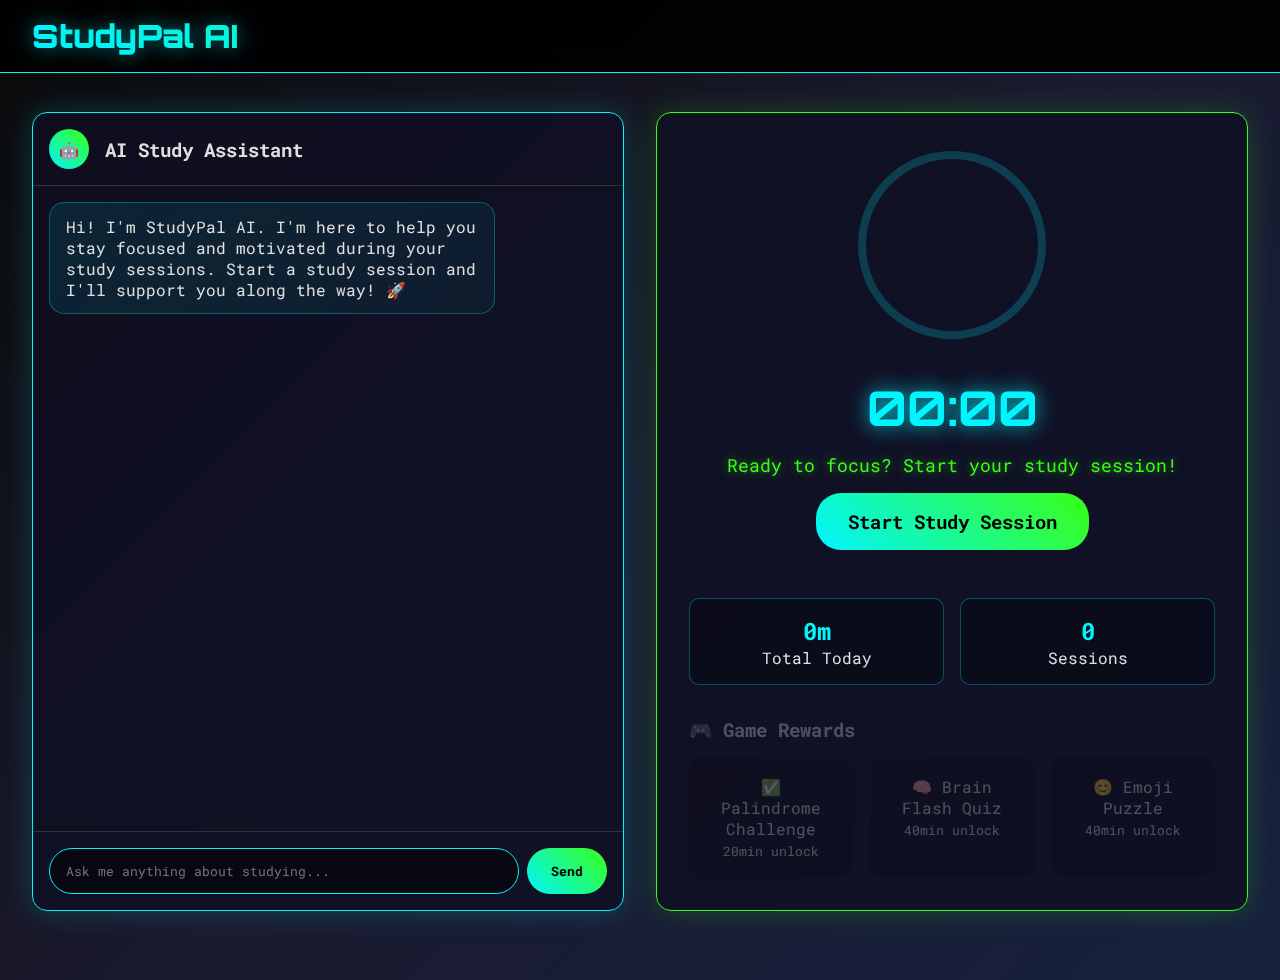
<file: frontend/index.html>
<!DOCTYPE html>
<html lang="en">
<head>
    <meta charset="UTF-8">
    <meta name="viewport" content="width=device-width, initial-scale=1.0">
    <title>StudyPal AI</title>
    <link rel="stylesheet" href="./style.css">
    
</head>
<body>
    <div class="header">
        <h1>StudyPal AI</h1>
    </div>

    <div class="container main-content">
        <!-- Chat Section -->
        <div class="chat-section">
            <div class="chat-header">
                <div class="ai-avatar">🤖</div>
                <h3>AI Study Assistant</h3>
            </div>
            <div class="chat-messages" id="chatMessages">
                <div class="message ai-message">
                    Hi! I'm StudyPal AI. I'm here to help you stay focused and motivated during your study sessions. Start a study session and I'll support you along the way! 🚀
                </div>
            </div>
            <div class="chat-input">
                <input type="text" id="chatInput" placeholder="Ask me anything about studying...">
                <button class="btn" onclick="sendMessage()">Send</button>
            </div>
        </div>

        <!-- Study Section -->
        <div class="study-section">
            <div class="timer-container">
                <div class="progress-ring">
                    <svg>
                        <defs>
                            <linearGradient id="gradient" x1="0%" y1="0%" x2="100%" y2="0%">
                                <stop offset="0%" style="stop-color:#00f5ff"/>
                                <stop offset="100%" style="stop-color:#39ff14"/>
                            </linearGradient>
                        </defs>
                        <circle class="progress-bg" cx="100" cy="100" r="90"/>
                        <circle class="progress-bar" cx="100" cy="100" r="90" 
                                stroke-dasharray="565.48" stroke-dashoffset="565.48" id="progressBar"/>
                    </svg>
                </div>
                <div class="timer-display" id="timerDisplay">00:00</div>
                <div class="motivation-text" id="motivationText">Ready to focus? Start your study session!</div>
                <button class="btn start-btn" id="startBtn" onclick="toggleTimer()">Start Study Session</button>
            </div>

            <div class="stats">
                <div class="stat-card">
                    <div class="stat-value" id="totalTime">0m</div>
                    <div>Total Today</div>
                </div>
                <div class="stat-card">
                    <div class="stat-value" id="sessionsCount">0</div>
                    <div>Sessions</div>
                </div>
            </div>

            <div class="games-section" id="gamesSection">
                <h3>🎮 Game Rewards</h3>
                <div class="unlock-message" id="unlockMessage" style="display: none;">
                    🎉 You've earned a break! Choose a mini-game.
                </div>
                <div class="games-grid">
                    <div class="game-card" id="game1" onclick="playGame('palindrome')">
                        <div>✅ Palindrome Challenge</div>
                        <small>20min unlock</small>
                    </div>
                    <div class="game-card" id="game2" onclick="playGame('quiz')">
                        <div>🧠 Brain Flash Quiz</div>
                        <small>40min unlock</small>
                    </div>
                    <div class="game-card" id="game3" onclick="playGame('emoji')">
                        <div>😊 Emoji Puzzle</div>
                        <small>40min unlock</small>
                    </div>
                </div>
            </div>
        </div>
    </div>

    <script src="./script.js"></script>

</body>
</html>
</file>
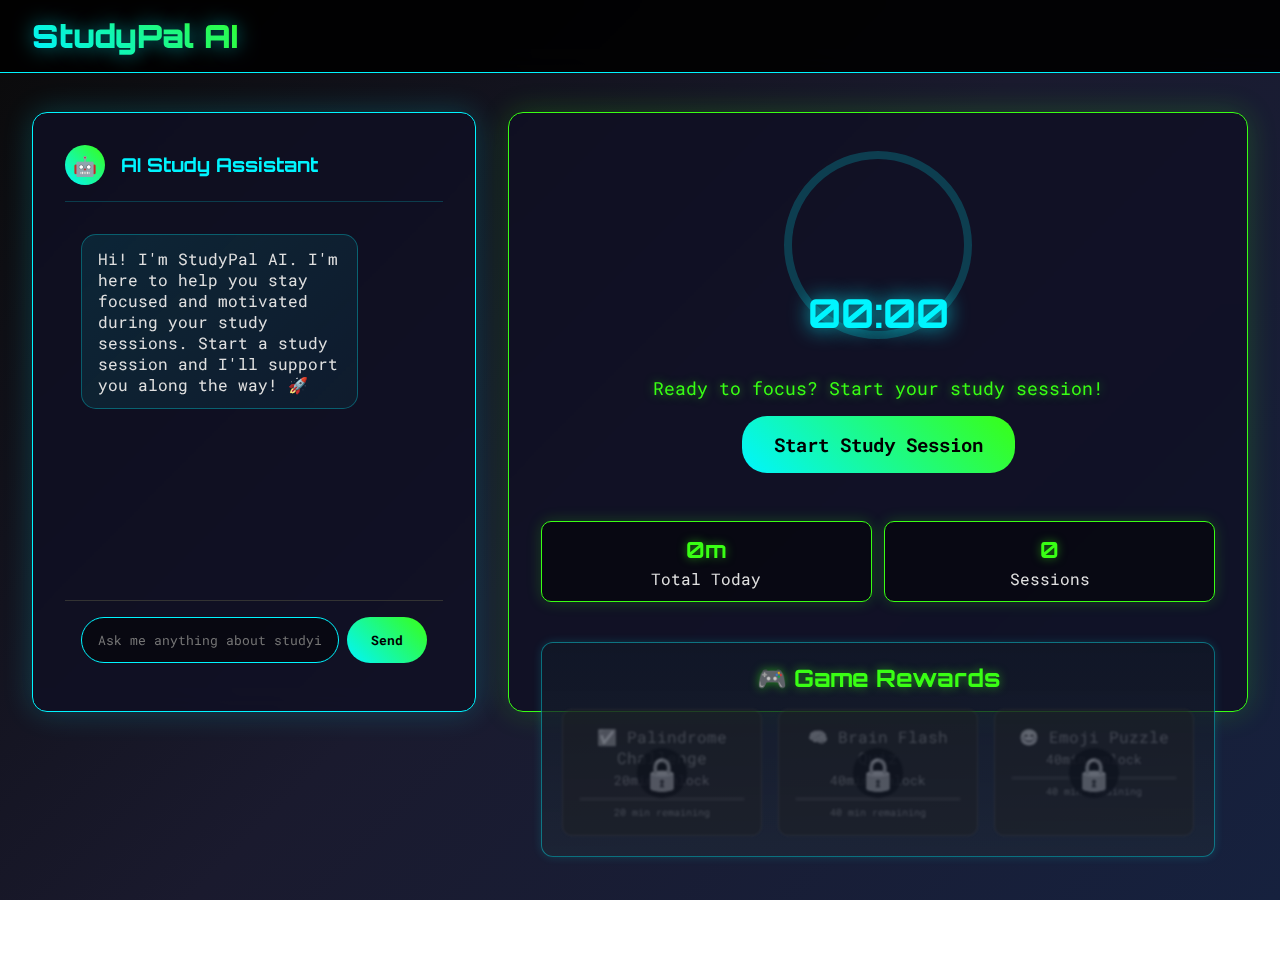
<file: frontend/docs/index.html>
<!DOCTYPE html>
<html lang="en">
<head>
    <meta charset="UTF-8">
    <meta name="viewport" content="width=device-width, initial-scale=1.0">
    <title>StudyPal AI</title>
    <link rel="stylesheet" href="./style.css">
    
</head>
<body>
    <div class="header">
        <h1>StudyPal AI</h1>
    </div>

    <div class="container main-content">
        <!-- Chat Section -->
        <div class="chat-section">
            <div class="chat-header">
                <div class="ai-avatar">🤖</div>
                <h3>AI Study Assistant</h3>
            </div>
            <div class="chat-messages" id="chatMessages">
                <div class="message ai-message">
                    Hi! I'm StudyPal AI. I'm here to help you stay focused and motivated during your study sessions. Start a study session and I'll support you along the way! 🚀
                </div>
            </div>
            <div class="chat-input">
                <input type="text" id="chatInput" placeholder="Ask me anything about studying...">
                <button class="btn" onclick="sendMessage()">Send</button>
            </div>
        </div>

        <!-- Study Section -->
        <div class="study-section">
            <div class="timer-container">
                <div class="progress-ring">
                    <svg>
                        <defs>
                            <linearGradient id="gradient" x1="0%" y1="0%" x2="100%" y2="0%">
                                <stop offset="0%" style="stop-color:#00f5ff"/>
                                <stop offset="100%" style="stop-color:#39ff14"/>
                            </linearGradient>
                        </defs>
                        <circle class="progress-bg" cx="100" cy="100" r="90"/>
                        <circle class="progress-bar" cx="100" cy="100" r="90" 
                                stroke-dasharray="565.48" stroke-dashoffset="565.48" id="progressBar"/>
                    </svg>
                </div>
                <div class="timer-display" id="timerDisplay">00:00</div>
                <div class="motivation-text" id="motivationText">Ready to focus? Start your study session!</div>
                <button class="btn start-btn" id="startBtn" onclick="toggleTimer()">Start Study Session</button>
            </div>

            <div class="stats">
                <div class="stat-card">
                    <div class="stat-value" id="totalTime">0m</div>
                    <div>Total Today</div>
                </div>
                <div class="stat-card">
                    <div class="stat-value" id="sessionsCount">0</div>
                    <div>Sessions</div>
                </div>
            </div>

            <div class="games-section" id="gamesSection">
                <h3>🎮 Game Rewards</h3>
                <div class="unlock-message" id="unlockMessage" style="display: none;">
                    🎉 You've earned a break! Choose a mini-game.
                </div>
                <div class="games-grid">
                    <div class="game-card" id="game1" onclick="playGame('palindrome')">
                        <div>✅ Palindrome Challenge</div>
                        <small>20min unlock</small>
                    </div>
                    <div class="game-card" id="game2" onclick="playGame('quiz')">
                        <div>🧠 Brain Flash Quiz</div>
                        <small>40min unlock</small>
                    </div>
                    <div class="game-card" id="game3" onclick="playGame('emoji')">
                        <div>😊 Emoji Puzzle</div>
                        <small>40min unlock</small>
                    </div>
                </div>
            </div>
        </div>
    </div>
    <div id="toast" class="toast"></div>

    <script src="./script.js"></script>

</body>
</html>
</file>
<file: frontend/style.css>
@import url('https://fonts.googleapis.com/css2?family=Orbitron:wght@400;700;900&family=Roboto+Mono:wght@300;400;500&display=swap');

* {
    margin: 0;
    padding: 0;
    box-sizing: border-box;
}

body {
    font-family: 'Roboto Mono', monospace;
    background: linear-gradient(135deg, #0a0a0a 0%, #1a1a2e 50%, #16213e 100%);
    color: #e0e0e0;
    min-height: 100vh;
    overflow-x: hidden;
}

.container {
    display: grid;
    grid-template-columns: 1fr 1fr;
    height: 100vh;
    gap: 2rem;
    padding: 2rem;
}

.header {
    position: absolute;
    top: 0;
    left: 0;
    right: 0;
    background: rgba(0, 0, 0, 0.9);
    backdrop-filter: blur(10px);
    padding: 1rem 2rem;
    border-bottom: 1px solid #00f5ff;
    z-index: 100;
}

.header h1 {
    font-family: 'Orbitron', monospace;
    font-size: 2rem;
    font-weight: 900;
    background: linear-gradient(45deg, #00f5ff, #39ff14);
    -webkit-background-clip: text;
    -webkit-text-fill-color: transparent;
    text-shadow: 0 0 20px rgba(0, 245, 255, 0.5);
}

.main-content {
    margin-top: 80px;
    height: calc(100vh - 120px);
}

.chat-section {
    background: rgba(15, 15, 35, 0.8);
    border-radius: 15px;
    border: 1px solid #00f5ff;
    box-shadow: 0 0 30px rgba(0, 245, 255, 0.2);
    display: flex;
    flex-direction: column;
    backdrop-filter: blur(10px);
}

.chat-header {
    padding: 1rem;
    border-bottom: 1px solid #333;
    display: flex;
    align-items: center;
    gap: 1rem;
}

.ai-avatar {
    width: 40px;
    height: 40px;
    border-radius: 50%;
    background: linear-gradient(45deg, #00f5ff, #39ff14);
    display: flex;
    align-items: center;
    justify-content: center;
    animation: pulse 2s infinite;
}

@keyframes pulse {
    0%, 100% { box-shadow: 0 0 5px rgba(0, 245, 255, 0.5); }
    50% { box-shadow: 0 0 20px rgba(0, 245, 255, 0.8); }
}

.chat-messages {
    flex: 1;
    overflow-y: auto;
    padding: 1rem;
    display: flex;
    flex-direction: column;
    gap: 1rem;
}

.message {
    max-width: 80%;
    padding: 0.8rem 1rem;
    border-radius: 15px;
    word-wrap: break-word;
}

.ai-message {
    background: linear-gradient(135deg, rgba(0, 245, 255, 0.1), rgba(0, 245, 255, 0.05));
    border: 1px solid rgba(0, 245, 255, 0.3);
    align-self: flex-start;
}

.user-message {
    background: linear-gradient(135deg, rgba(57, 255, 20, 0.1), rgba(57, 255, 20, 0.05));
    border: 1px solid rgba(57, 255, 20, 0.3);
    align-self: flex-end;
}

.chat-input {
    padding: 1rem;
    border-top: 1px solid #333;
    display: flex;
    gap: 0.5rem;
}

.chat-input input {
    flex: 1;
    background: rgba(0, 0, 0, 0.5);
    border: 1px solid #00f5ff;
    border-radius: 25px;
    padding: 0.8rem 1rem;
    color: #e0e0e0;
    font-family: 'Roboto Mono', monospace;
}

.chat-input input:focus {
    outline: none;
    box-shadow: 0 0 10px rgba(0, 245, 255, 0.5);
}

.btn {
    background: linear-gradient(45deg, #00f5ff, #39ff14);
    border: none;
    border-radius: 25px;
    padding: 0.8rem 1.5rem;
    color: #000;
    font-weight: bold;
    cursor: pointer;
    transition: all 0.3s ease;
    font-family: 'Roboto Mono', monospace;
}

.btn:hover {
    transform: translateY(-2px);
    box-shadow: 0 5px 15px rgba(0, 245, 255, 0.4);
}

.study-section {
    background: rgba(15, 15, 35, 0.8);
    border-radius: 15px;
    border: 1px solid #39ff14;
    box-shadow: 0 0 30px rgba(57, 255, 20, 0.2);
    padding: 2rem;
    backdrop-filter: blur(10px);
    display: flex;
    flex-direction: column;
    gap: 2rem;
}

.timer-container {
    text-align: center;
}

.timer-display {
    font-family: 'Orbitron', monospace;
    font-size: 3rem;
    font-weight: 700;
    color: #00f5ff;
    text-shadow: 0 0 20px rgba(0, 245, 255, 0.8);
    margin: 1rem 0;
}

.progress-ring {
    position: relative;
    width: 200px;
    height: 200px;
    margin: 0 auto 2rem;
}

.progress-ring svg {
    width: 100%;
    height: 100%;
    transform: rotate(-90deg);
}

.progress-ring circle {
    fill: none;
    stroke-width: 8;
}

.progress-bg {
    stroke: rgba(0, 245, 255, 0.2);
}

.progress-bar {
    stroke: url(#gradient);
    stroke-linecap: round;
    transition: stroke-dashoffset 0.3s ease;
}

.start-btn {
    padding: 1rem 2rem;
    font-size: 1.2rem;
    margin: 0 auto;
    display: block;
    min-width: 200px;
}

.motivation-text {
    text-align: center;
    font-size: 1.1rem;
    color: #39ff14;
    text-shadow: 0 0 10px rgba(57, 255, 20, 0.5);
    margin: 1rem 0;
}

.games-section {
    opacity: 0.3;
    transition: all 0.5s ease;
    pointer-events: none;
}

.games-section.unlocked {
    opacity: 1;
    pointer-events: all;
    animation: unlock 0.8s ease;
}

@keyframes unlock {
    0% { transform: scale(0.8); opacity: 0; }
    100% { transform: scale(1); opacity: 1; }
}

.games-grid {
    display: grid;
    grid-template-columns: repeat(auto-fit, minmax(150px, 1fr));
    gap: 1rem;
    margin-top: 1rem;
}

.game-card {
    background: rgba(0, 0, 0, 0.5);
    border: 2px solid transparent;
    border-radius: 10px;
    padding: 1rem;
    text-align: center;
    cursor: pointer;
    transition: all 0.3s ease;
    position: relative;
    overflow: hidden;
}

.game-card.unlocked {
    border-color: #39ff14;
    background: rgba(57, 255, 20, 0.1);
    box-shadow: 0 0 15px rgba(57, 255, 20, 0.3);
}

.game-card.unlocked:hover {
    transform: translateY(-5px);
    box-shadow: 0 5px 25px rgba(57, 255, 20, 0.5);
}

.game-card::before {
    content: '';
    position: absolute;
    top: 0;
    left: -100%;
    width: 100%;
    height: 100%;
    background: linear-gradient(90deg, transparent, rgba(255, 255, 255, 0.1), transparent);
    transition: left 0.5s ease;
}

.game-card.unlocked:hover::before {
    left: 100%;
}

.unlock-message {
    background: linear-gradient(45deg, #39ff14, #00f5ff);
    -webkit-background-clip: text;
    -webkit-text-fill-color: transparent;
    font-weight: bold;
    text-align: center;
    margin-bottom: 1rem;
    animation: glow 2s infinite alternate;
}

@keyframes glow {
    from { text-shadow: 0 0 5px rgba(57, 255, 20, 0.5); }
    to { text-shadow: 0 0 20px rgba(0, 245, 255, 0.8); }
}

.stats {
    display: grid;
    grid-template-columns: 1fr 1fr;
    gap: 1rem;
    margin-top: 1rem;
}

.stat-card {
    background: rgba(0, 0, 0, 0.3);
    border: 1px solid rgba(0, 245, 255, 0.3);
    border-radius: 10px;
    padding: 1rem;
    text-align: center;
}

.stat-value {
    font-size: 1.5rem;
    font-weight: bold;
    color: #00f5ff;
}

@media (max-width: 768px) {
    .container {
        grid-template-columns: 1fr;
        grid-template-rows: 1fr 1fr;
    }
    
    .timer-display {
        font-size: 2rem;
    }
    
    .progress-ring {
        width: 150px;
        height: 150px;
    }
}
</file>
<file: frontend/docs/style.css>
@import url('https://fonts.googleapis.com/css2?family=Orbitron:wght@400;700;900&family=Roboto+Mono:wght@300;400;500&display=swap');

* {
    margin: 0;
    padding: 0;
    box-sizing: border-box;
}

body {
    font-family: 'Roboto Mono', monospace;
    background: linear-gradient(135deg, #0a0a0a 0%, #1a1a2e 50%, #16213e 100%) !important;
    color: #e0e0e0;
    min-height: 100vh;
    overflow-x: hidden;
    position: relative;
    /* Remove height: 100vh to allow page to extend */
}

/* Ensure background applies at all screen sizes */
html {
    background: linear-gradient(135deg, #0a0a0a 0%, #1a1a2e 50%, #16213e 100%) !important;
}

/* Force dark background on all screen sizes including MacBook 13" */
html, body {
    background: linear-gradient(135deg, #0a0a0a 0%, #1a1a2e 50%, #16213e 100%) !important;
    background-attachment: fixed !important;
}

/* Animated Background Particles */
.animated-background {
    position: fixed;
    top: 0;
    left: 0;
    width: 100%;
    height: 100%;
    z-index: -10; /* Further behind to ensure no interference */
    pointer-events: none;
    overflow: hidden;
}

.particle {
    position: absolute;
    border-radius: 50%;
    animation: float 6s ease-in-out infinite;
    opacity: 0.6;
}

.particle:nth-child(1) {
    width: 4px;
    height: 4px;
    background: #00f5ff;
    left: 10%;
    animation-delay: 0s;
    animation-duration: 8s;
    box-shadow: 0 0 10px #00f5ff;
}

.particle:nth-child(2) {
    width: 6px;
    height: 6px;
    background: #39ff14;
    left: 20%;
    animation-delay: 2s;
    animation-duration: 10s;
    box-shadow: 0 0 12px #39ff14;
}

.particle:nth-child(3) {
    width: 3px;
    height: 3px;
    background: #00f5ff;
    left: 30%;
    animation-delay: 4s;
    animation-duration: 7s;
    box-shadow: 0 0 8px #00f5ff;
}

.particle:nth-child(4) {
    width: 5px;
    height: 5px;
    background: #39ff14;
    left: 40%;
    animation-delay: 1s;
    animation-duration: 9s;
    box-shadow: 0 0 10px #39ff14;
}

.particle:nth-child(5) {
    width: 4px;
    height: 4px;
    background: #00f5ff;
    left: 50%;
    animation-delay: 3s;
    animation-duration: 11s;
    box-shadow: 0 0 10px #00f5ff;
}

.particle:nth-child(6) {
    width: 7px;
    height: 7px;
    background: #39ff14;
    left: 60%;
    animation-delay: 5s;
    animation-duration: 8s;
    box-shadow: 0 0 14px #39ff14;
}

.particle:nth-child(7) {
    width: 3px;
    height: 3px;
    background: #00f5ff;
    left: 70%;
    animation-delay: 2.5s;
    animation-duration: 12s;
    box-shadow: 0 0 8px #00f5ff;
}

.particle:nth-child(8) {
    width: 5px;
    height: 5px;
    background: #39ff14;
    left: 80%;
    animation-delay: 4.5s;
    animation-duration: 7.5s;
    box-shadow: 0 0 10px #39ff14;
}

.particle:nth-child(9) {
    width: 4px;
    height: 4px;
    background: #00f5ff;
    left: 90%;
    animation-delay: 1.5s;
    animation-duration: 10.5s;
    box-shadow: 0 0 10px #00f5ff;
}

.particle:nth-child(10) {
    width: 6px;
    height: 6px;
    background: #39ff14;
    left: 15%;
    animation-delay: 3.5s;
    animation-duration: 9.5s;
    box-shadow: 0 0 12px #39ff14;
}

@keyframes float {
    0%, 100% {
        transform: translateY(100vh) rotate(0deg);
        opacity: 0;
    }
    10% {
        opacity: 0.6;
    }
    90% {
        opacity: 0.6;
    }
    50% {
        transform: translateY(50vh) rotate(180deg);
        opacity: 1;
    }
}

/* Main container adjustments */
.container {
    display: grid;
    grid-template-columns: 1fr 1fr;
    grid-template-rows: auto; /* Auto height for compact layout */
    min-height: auto;
    gap: 2rem;
    padding: 2rem;
    margin-top: 80px;
    align-items: center; /* Vertically center the sections */
}

.header {
    position: fixed; /* Changed from absolute to fixed for better positioning */
    top: 0;
    left: 0;
    right: 0;
    background: rgba(0, 0, 0, 0.9);
    backdrop-filter: blur(10px);
    padding: 1rem 2rem;
    border-bottom: 1px solid #00f5ff;
    z-index: 1000; /* Higher z-index to ensure it's always on top */
    display: flex;
    justify-content: space-between;
    align-items: center;
}

.header h1 {
    font-family: 'Orbitron', monospace;
    font-size: 2rem;
    font-weight: 900;
    background: linear-gradient(45deg, #00f5ff, #39ff14);
    -webkit-background-clip: text;
    -webkit-text-fill-color: transparent;
    text-shadow: 0 0 20px rgba(0, 245, 255, 0.5);
}

.header .history-btn {
    background: linear-gradient(45deg, #00f5ff, #39ff14);
    color: #000;
    border: none;
    padding: 0.8rem 1.5rem;
    border-radius: 8px;
    font-family: 'Orbitron', monospace;
    font-weight: 700;
    font-size: 0.9rem;
    cursor: pointer;
    transition: all 0.3s ease;
    text-transform: uppercase;
    letter-spacing: 1px;
    box-shadow: 0 0 15px rgba(0, 245, 255, 0.3);
    display: block; /* Override the display: none */
}

.header .history-btn:hover {
    transform: translateY(-2px);
    box-shadow: 0 0 25px rgba(0, 245, 255, 0.5);
    background: linear-gradient(45deg, #39ff14, #00f5ff);
}

.main-content {
    margin-top: 80px;
    /* Remove this line: height: calc(100vh - 120px); */
    min-height: auto; /* Allow natural height */
    margin-bottom: 2rem; /* Add space before games section */
}

.chat-section,
.study-section {
    background: rgba(15, 15, 35, 0.8);
    border-radius: 15px;
    border: 1px solid #00f5ff;
    box-shadow: 0 0 30px rgba(0, 245, 255, 0.2);
    display: flex;
    flex-direction: column;
    backdrop-filter: blur(10px);
    padding: 2rem;
    height: 600px; /* Fixed height for both sections to match */
    min-height: 600px;
    max-height: 600px;
}

.study-section {
    border-color: #39ff14;
    box-shadow: 0 0 30px rgba(57, 255, 20, 0.2);
    gap: 1.5rem; /* Reduced gap for more compact layout */
}

.chat-messages {
    flex: 1;
    overflow-y: auto;
    padding: 1rem;
    display: flex;
    flex-direction: column;
    gap: 1rem;
    min-height: 0;
    max-height: none; /* Remove max height to allow full expansion */
}

.chat-header {
    display: flex;
    align-items: center;
    gap: 1rem;
    padding-bottom: 1rem;
    border-bottom: 1px solid rgba(0, 245, 255, 0.2);
    margin-bottom: 1rem;
}

.chat-header h3 {
    font-family: 'Orbitron', monospace;
    font-size: 1.2rem;
    font-weight: 700;
    color: #00f5ff;
    margin: 0; /* Remove default margin */
}

.ai-avatar {
    width: 40px;
    height: 40px;
    border-radius: 50%;
    background: linear-gradient(45deg, #00f5ff, #39ff14);
    display: flex;
    align-items: center;
    justify-content: center;
    animation: pulse 2s infinite;
    flex-shrink: 0; /* Prevent avatar from shrinking */
    font-size: 1.2rem; /* Size for the robot emoji */
}

@keyframes pulse {
    0%, 100% { box-shadow: 0 0 5px rgba(0, 245, 255, 0.5); }
    50% { box-shadow: 0 0 20px rgba(0, 245, 255, 0.8); }
}

.message {
    max-width: 80%;
    padding: 0.8rem 1rem;
    border-radius: 15px;
    word-wrap: break-word;
}

.ai-message {
    background: linear-gradient(135deg, rgba(0, 245, 255, 0.1), rgba(0, 245, 255, 0.05));
    border: 1px solid rgba(0, 245, 255, 0.3);
    align-self: flex-start;
}

.user-message {
    background: linear-gradient(135deg, rgba(57, 255, 20, 0.1), rgba(57, 255, 20, 0.05));
    border: 1px solid rgba(57, 255, 20, 0.3);
    align-self: flex-end;
}

.chat-input {
    padding: 1rem;
    border-top: 1px solid #333;
    display: flex;
    gap: 0.5rem;
}

.chat-input input {
    flex: 1;
    background: rgba(0, 0, 0, 0.5);
    border: 1px solid #00f5ff;
    border-radius: 25px;
    padding: 0.8rem 1rem;
    color: #e0e0e0;
    font-family: 'Roboto Mono', monospace;
}

.chat-input input:focus {
    outline: none;
    box-shadow: 0 0 10px rgba(0, 245, 255, 0.5);
}

.btn {
    background: linear-gradient(45deg, #00f5ff, #39ff14);
    border: none;
    border-radius: 25px;
    padding: 0.8rem 1.5rem;
    color: #000;
    font-weight: bold;
    cursor: pointer;
    transition: all 0.3s ease;
    font-family: 'Roboto Mono', monospace;
}

.btn:hover {
    transform: translateY(-2px);
    box-shadow: 0 5px 15px rgba(0, 245, 255, 0.4);
}

.timer-container {
    text-align: center;
    position: relative;
}

.timer-container .btn {
    display: block;
    margin: 0.5rem auto;
    width: fit-content;
}

.timer-display {
    font-family: 'Orbitron', monospace;
    font-size: 2.5rem;
    font-weight: 700;
    color: #00f5ff;
    text-shadow: 0 0 20px rgba(0, 245, 255, 0.8);
    position: absolute;
    top: 50%;
    left: 50%;
    transform: translate(-50%, -50%);
    z-index: 10;
    text-align: center;
    pointer-events: none;
}

.progress-ring {
    position: relative;
    width: 200px;
    height: 200px;
    margin: 0 auto 2rem;
    display: flex;
    align-items: center;
    justify-content: center;
}

.progress-ring svg {
    width: 100%;
    height: 100%;
    transform: rotate(-90deg);
    position: absolute;
    top: 0;
    left: 0;
}

.progress-ring circle {
    fill: none;
    stroke-width: 8;
    r: 90; /* Set radius */
    cx: 100; /* Center x */
    cy: 100; /* Center y */
}

.progress-bg {
    stroke: rgba(0, 245, 255, 0.2);
    stroke-dasharray: 565.48; /* 2 * π * r = 2 * π * 90 */
    stroke-dashoffset: 0;
}

.progress-bar {
    stroke: #00f5ff; /* Use solid color instead of gradient for now */
    stroke-linecap: round;
    stroke-dasharray: 565.48; /* Same as background */
    stroke-dashoffset: 565.48; /* Start with full offset (empty) */
    transition: stroke-dashoffset 0.3s ease;
}

/* Add the gradient definition back */
.progress-ring defs linearGradient {
    --gradient-start: #00f5ff;
    --gradient-end: #39ff14;
}

.start-btn, .finish-btn {
    padding: 1rem 2rem;
    font-size: 1.2rem;
    margin: 0 auto;
    display: block;
    min-width: 200px;
}

/* Smaller buttons when session is active (multiple buttons visible) */
.study-section.session-active .start-btn,
.study-section.session-active .finish-btn {
    padding: 0.8rem 1.5rem;
    font-size: 1rem;
    min-width: 150px;
    margin: 0.5rem auto;
}

/* Button container for active sessions */
.button-container {
    display: flex;
    flex-direction: column;
    gap: 0.5rem;
    max-width: 300px;
    margin: 0 auto;
}

.motivation-text {
    text-align: center;
    font-size: 1.1rem;
    color: #39ff14;
    text-shadow: 0 0 10px rgba(57, 255, 20, 0.5);
    margin: 1rem 0;
}

/* Game Rewards Section - Full Width Row */
.games-section-wrapper {
    width: 100%;
    padding: 2rem;
    margin-top: 2rem;
}

/* Less vibrant Games Section */
.games-section {
    border: 1px solid rgba(0, 245, 255, 0.4);
    border-radius: 12px;
    box-shadow: 0 0 10px rgba(0, 245, 255, 0.15);
    padding: 20px;
    background: linear-gradient(to bottom, rgba(17, 24, 39, 0.8), rgba(31, 41, 55, 0.6));
    color: #00f5ff;
    transition: box-shadow 0.3s;
    max-width: 1200px;
    margin: 0 auto; /* Center the games section */
}

.games-section.unlocked {
    opacity: 1;
    pointer-events: all;
    animation: unlock 0.8s ease;
}

@keyframes unlock {
    0% { transform: scale(0.8); opacity: 0; }
    100% { transform: scale(1); opacity: 1; }
}

.games-grid {
    display: grid;
    grid-template-columns: repeat(auto-fit, minmax(200px, 1fr));
    gap: 1rem;
    margin-top: 1rem;
    max-width: 800px;
    margin-left: auto;
    margin-right: auto;
}

.game-card {
    background: #0f172a;
    border: 1px solid #39ff14;
    border-radius: 10px;
    color: #fff;
    padding: 1rem;
    transition: transform 0.3s, box-shadow 0.3s, border-color 0.3s;
    text-align: center;
    position: relative;
    overflow: hidden;
}

.game-card:hover {
    transform: translateY(-2px);
    box-shadow: 0 0 8px rgba(57, 255, 20, 0.4);
    cursor: pointer;
}

.game-card.locked {
    opacity: 0.4;
    pointer-events: none;
    filter: grayscale(100%) blur(1px);
    border-color: #444;
    background: #181e29;
    color: #888;
}

.game-card.locked::after {
    content: '🔒';
    position: absolute;
    top: 50%;
    left: 50%;
    transform: translate(-50%, -50%);
    font-size: 2rem;
    z-index: 2;
    background: rgba(0, 0, 0, 0.8);
    border-radius: 50%;
    width: 50px;
    height: 50px;
    display: flex;
    align-items: center;
    justify-content: center;
}

.game-card.unlocked {
    border-color: rgba(0, 245, 255, 0.6);
    background: rgba(17, 34, 51, 0.8);
    box-shadow: 0 0 5px rgba(0, 245, 255, 0.4);
    color: #00f5ff;
    animation: unlockGlowSubtle 1s ease-in-out;
}

@keyframes unlockGlowSubtle {
    0% { 
        opacity: 0.4;
        filter: grayscale(100%) blur(1px);
        box-shadow: 0 0 0 rgba(0, 245, 255, 0);
    }
    50% {
        box-shadow: 0 0 15px rgba(0, 245, 255, 0.4);
    }
    100% { 
        opacity: 1;
        filter: none;
        box-shadow: 0 0 5px rgba(0, 245, 255, 0.4);
    }
}

.progress-indicator {
    margin-top: 0.5rem;
}

.progress-bar-mini {
    width: 100%;
    height: 4px;
    background: rgba(255, 255, 255, 0.1);
    border-radius: 2px;
    overflow: hidden;
    margin-bottom: 0.3rem;
}

.progress-fill {
    height: 100%;
    background: linear-gradient(45deg, #00f5ff, #39ff14);
    border-radius: 2px;
    transition: width 0.3s ease;
    width: 0%;
}

.progress-text {
    font-size: 0.6rem;
    color: #888;
    text-align: center;
}

.unlock-celebration-popup {
    position: fixed;
    top: 50%;
    left: 50%;
    transform: translate(-50%, -50%);
    background: rgba(31, 41, 55, 0.9);
    border: 1px solid rgba(57, 255, 20, 0.6);
    border-radius: 15px;
    padding: 2rem;
    text-align: center;
    z-index: 1000;
    animation: celebrationBounceSubtle 4s ease-in-out;
    backdrop-filter: blur(10px);
    box-shadow: 0 0 15px rgba(57, 255, 20, 0.2);
}

@keyframes celebrationBounceSubtle {
    0%, 100% { 
        opacity: 0;
        transform: translate(-50%, -50%) scale(0.9);
    }
    10%, 90% { 
        opacity: 1;
        transform: translate(-50%, -50%) scale(1);
    }
    50% {
        transform: translate(-50%, -50%) scale(1.02);
    }
}

.celebration-content h3 {
    color: rgba(57, 255, 20, 0.9);
    margin-bottom: 1rem;
    font-size: 1.5rem;
}

.celebration-content p {
    color: #e0e0e0;
    margin-bottom: 0.5rem;
}

.toast {
    position: fixed;
    bottom: 20px;
    right: 20px;
    background: rgba(0, 0, 0, 0.9);
    color: #fff;
    padding: 1rem 1.5rem;
    border-radius: 8px;
    border: 1px solid #00f5ff;
    opacity: 0;
    transform: translateY(100px);
    transition: all 0.3s ease;
    z-index: 1000;
}

.toast.show {
    opacity: 1;
    transform: translateY(0);
}

/* Hide the separate history toggle section */
.history-toggle {
    display: none;
}

/* History Section - appears below main content */
.history-section {
    width: 100%;
    background: rgba(15, 15, 35, 0.95);
    border-top: 3px solid #00f5ff;
    box-shadow: 0 -10px 30px rgba(0, 245, 255, 0.2);
    backdrop-filter: blur(20px);
    margin-top: 2rem; /* Reduced margin since games section adds separation */
    padding: 3rem 2rem;
}

.history-header {
    text-align: center;
    margin-bottom: 2rem;
    padding-bottom: 1rem;
    border-bottom: 2px solid #00f5ff;
}

.history-header h2 {
    font-family: 'Orbitron', monospace;
    font-size: 2.5rem;
    font-weight: 900;
    background: linear-gradient(45deg, #00f5ff, #39ff14);
    -webkit-background-clip: text;
    -webkit-text-fill-color: transparent;
    text-shadow: 0 0 20px rgba(0, 245, 255, 0.5);
    margin: 0;
}

.history-content {
    max-width: 1200px;
    margin: 0 auto;
}

.history-table {
    width: 100%;
    background: rgba(25, 25, 45, 0.9);
    border-radius: 10px;
    overflow: hidden;
    margin-bottom: 2rem;
    border: 1px solid #39ff14;
    box-shadow: 0 0 20px rgba(57, 255, 20, 0.2);
}

.history-table th,
.history-table td {
    padding: 1rem;
    text-align: left;
    border-bottom: 1px solid rgba(57, 255, 20, 0.2);
}

.history-table th {
    background: rgba(57, 255, 20, 0.2);
    color: #39ff14;
    font-family: 'Orbitron', monospace;
    font-weight: 700;
    text-transform: uppercase;
    letter-spacing: 1px;
}

.history-table td {
    color: #e0e0e0;
    font-family: 'Roboto Mono', monospace;
}

.history-table tr:hover {
    background: rgba(0, 245, 255, 0.1);
    transition: all 0.3s ease;
}

.chart-container {
    background: rgba(25, 25, 45, 0.9);
    border-radius: 15px;
    padding: 2rem;
    border: 1px solid #39ff14;
    box-shadow: 0 0 20px rgba(57, 255, 20, 0.2);
    margin-top: 2rem;
}

#sessionChart {
    height: 400px !important;
    width: 100% !important;
}

.no-sessions {
    text-align: center;
    color: #888;
    font-style: italic;
    padding: 4rem 2rem;
    font-size: 1.2rem;
}

.error-message {
    color: #ff4444;
    text-align: center;
    padding: 2rem;
    background: rgba(255, 68, 68, 0.1);
    border-radius: 10px;
    border: 1px solid #ff4444;
    margin-bottom: 2rem;
    font-size: 1.1rem;
}

.stats {
    display: grid;
    grid-template-columns: 1fr 1fr;
    gap: 0.8rem;
    margin: 1rem 0;
    width: 100%;
    max-width: 100%;
}

.stat-card {
    background: rgba(0, 0, 0, 0.5);
    border: 1px solid #39ff14;
    border-radius: 10px;
    padding: 0.8rem;
    text-align: center;
    box-shadow: 0 0 15px rgba(57, 255, 20, 0.2);
    transition: all 0.3s ease;
    width: 100%;
    max-width: 100%;
    min-width: 0;
}

.stat-card:hover {
    transform: translateY(-2px);
    box-shadow: 0 5px 20px rgba(57, 255, 20, 0.4);
    border-color: #00f5ff;
}

.stat-value {
    font-family: 'Orbitron', monospace;
    font-size: 1.4rem;
    font-weight: 700;
    color: #39ff14;
    text-shadow: 0 0 10px rgba(57, 255, 20, 0.5);
    display: block;
    margin-bottom: 0.3rem;
}

.stat-label {
    font-size: 0.75rem;
    color: #e0e0e0;
    text-transform: uppercase;
    letter-spacing: 1px;
    opacity: 0.8;
}

.games-section h3 {
    font-family: 'Orbitron', monospace;
    font-size: 1.5rem;
    font-weight: 700;
    color: #39ff14;
    text-align: center;
    margin-bottom: 1rem;
    text-shadow: 0 0 10px rgba(57, 255, 20, 0.5);
}

#unlockMessage {
    text-align: center;
    padding: 1rem;
    margin-bottom: 1rem;
    background: rgba(31, 41, 55, 0.6);
    border: 1px solid rgba(57, 255, 20, 0.5);
    border-radius: 10px;
    color: rgba(57, 255, 20, 0.9);
    font-weight: 600;
    margin-bottom: 1.2rem;
    text-align: center;
    box-shadow: 0 0 6px rgba(57, 255, 20, 0.2);
    font-family: 'Orbitron', monospace;
    font-size: 1rem;
    letter-spacing: 0.5px;
}

@keyframes unlockPulse {
    0%, 100% { 
        box-shadow: 0 0 6px rgba(57, 255, 20, 0.2);
    }
    50% { 
        box-shadow: 0 0 10px rgba(57, 255, 20, 0.3);
    }
}

/* Add these mobile-specific improvements */
@media (max-width: 600px) {
    /* Force dark theme on all mobile elements */
    body, html {
        background: linear-gradient(135deg, #0a0a0a 0%, #1a1a2e 50%, #16213e 100%) !important;
        color: #e0e0e0 !important;
    }
    
    /* Ensure all containers maintain EXACT desktop styling */
    .container, .main-content, .chat-section, .study-section {
        background: rgba(15, 15, 35, 0.8) !important;
        border: 1px solid #00f5ff !important;
        border-radius: 15px !important;
        box-shadow: 0 0 30px rgba(0, 245, 255, 0.2) !important;
        color: #e0e0e0 !important;
        backdrop-filter: blur(10px) !important;
    }
    
    .study-section {
        border-color: #39ff14 !important;
        box-shadow: 0 0 30px rgba(57, 255, 20, 0.2) !important;
    }
    
    /* Ensure chat input maintains desktop styling */
    .chat-input input {
        background: rgba(0, 0, 0, 0.5) !important;
        border: 1px solid #00f5ff !important;
        border-radius: 25px !important;
        color: #e0e0e0 !important;
    }
    
    .chat-input input:focus {
        outline: none !important;
        box-shadow: 0 0 10px rgba(0, 245, 255, 0.5) !important;
    }
    
    /* Force animated background visibility */
    .animated-background {
        position: fixed !important;
        top: 0 !important;
        left: 0 !important;
        width: 100vw !important;
        height: 100vh !important;
        z-index: -10 !important;
        pointer-events: none !important;
        overflow: hidden !important;
    }
    
    .particle {
        opacity: 0.6 !important;
        animation: float 6s ease-in-out infinite !important;
    }
    
    .stats {
        grid-template-columns: 1fr;
        gap: 0.6rem;
        margin: 0.8rem 0;
        width: 100%;
        max-width: 100%;
    }
    
    .stat-card {
        width: 100%;
        max-width: 100%;
        margin: 0 auto;
        padding: 0.6rem;
        background: rgba(0, 0, 0, 0.5) !important;
        border: 1px solid #39ff14 !important;
        border-radius: 10px !important;
        box-shadow: 0 0 15px rgba(57, 255, 20, 0.2) !important;
    }
    
    .stat-value {
        font-size: 1.2rem;
        color: #39ff14 !important;
        text-shadow: 0 0 10px rgba(57, 255, 20, 0.5) !important;
    }
}

/* Tablet breakpoint to fix stats overlap between 769px and 812px */
@media (max-width: 812px) and (min-width: 769px) {
    .container {
        grid-template-columns: 1fr;
        gap: 1.5rem;
        padding: 1.5rem;
    }
    
    .chat-section,
    .study-section {
        width: 100%;
        max-width: none;
        /* Preserve desktop styling */
        background: rgba(15, 15, 35, 0.8) !important;
        border-radius: 15px !important;
        border: 1px solid #00f5ff !important;
        box-shadow: 0 0 30px rgba(0, 245, 255, 0.2) !important;
        backdrop-filter: blur(10px) !important;
    }
    
    .study-section {
        border-color: #39ff14 !important;
        box-shadow: 0 0 30px rgba(57, 255, 20, 0.2) !important;
    }
    
    .stats {
        grid-template-columns: 1fr 1fr;
        gap: 0.8rem;
        margin: 1rem 0;
        justify-content: center;
    }
    
    .stat-card {
        padding: 0.8rem;
        min-width: 100px;
        /* Preserve stat card styling */
        background: rgba(0, 0, 0, 0.5) !important;
        border: 1px solid #39ff14 !important;
        border-radius: 10px !important;
        box-shadow: 0 0 15px rgba(57, 255, 20, 0.2) !important;
    }
    
    .stat-value {
        font-size: 1.3rem;
        color: #39ff14 !important;
        text-shadow: 0 0 10px rgba(57, 255, 20, 0.5) !important;
    }
    
    /* Preserve chat input styling */
    .chat-input input {
        background: rgba(0, 0, 0, 0.5) !important;
        border: 1px solid #00f5ff !important;
        border-radius: 25px !important;
        color: #e0e0e0 !important;
    }
    
    .chat-input input:focus {
        box-shadow: 0 0 10px rgba(0, 245, 255, 0.5) !important;
    }
}

@media (max-width: 768px) {
    .header {
        padding: 0.8rem 1rem;
    }
    
    .header h1 {
        font-size: 1.5rem;
    }
    
    .header .history-btn {
        padding: 0.6rem 1rem;
        font-size: 0.8rem;
    }
    
    .container {
        grid-template-columns: 1fr;
        grid-template-rows: auto auto; /* Stack vertically */
        gap: 1rem;
        padding: 1rem;
        margin-top: 60px;
    }
    
    .chat-section,
    .study-section {
        padding: 1rem;
        height: auto; /* Allow natural height on mobile */
        min-height: auto;
        max-height: none;
        /* Preserve desktop styling */
        background: rgba(15, 15, 35, 0.8) !important;
        border-radius: 15px !important;
        border: 1px solid #00f5ff !important;
        box-shadow: 0 0 30px rgba(0, 245, 255, 0.2) !important;
        backdrop-filter: blur(10px) !important;
        color: #e0e0e0 !important;
    }
    
    .study-section {
        border-color: #39ff14 !important;
        box-shadow: 0 0 30px rgba(57, 255, 20, 0.2) !important;
    }
    
    .chat-messages {
        max-height: 400px; /* Larger height for mobile chat messages */
        min-height: 300px;
    }
    
    .timer-display {
        font-size: 2rem;
    }
    
    .progress-ring {
        width: 180px;
        height: 180px;
    }
    
    /* Keep the SVG circles with original dimensions - don't override them */
    /* The HTML has cx="100" cy="100" r="90" and stroke-dasharray="565.48" which should work */
    
    .stats {
        grid-template-columns: 1fr;
        gap: 0.8rem;
        margin: 1rem 0;
    }
    
    .stat-card {
        padding: 0.8rem;
        /* Preserve stat card styling on mobile */
        background: rgba(0, 0, 0, 0.5) !important;
        border: 1px solid #39ff14 !important;
        border-radius: 10px !important;
        box-shadow: 0 0 15px rgba(57, 255, 20, 0.2) !important;
        transition: all 0.3s ease !important;
    }
    
    .stat-value {
        font-size: 1.2rem;
        color: #39ff14 !important;
        text-shadow: 0 0 10px rgba(57, 255, 20, 0.5) !important;
    }
    
    /* Preserve chat input styling on mobile */
    .chat-input input {
        background: rgba(0, 0, 0, 0.5) !important;
        border: 1px solid #00f5ff !important;
        border-radius: 25px !important;
        color: #e0e0e0 !important;
    }
    
    .chat-input input:focus {
        box-shadow: 0 0 10px rgba(0, 245, 255, 0.5) !important;
    }
    
    .motivation-text {
        font-size: 1rem;
        margin: 0.8rem 0;
    }
    
    .start-btn, .finish-btn {
        padding: 0.8rem 1.5rem;
        font-size: 1rem;
        min-width: 180px;
    }
    
    /* Even smaller buttons for active sessions on mobile */
    .study-section.session-active .start-btn,
    .study-section.session-active .finish-btn {
        padding: 0.6rem 1.2rem;
        font-size: 0.9rem;
        min-width: 140px;
        margin: 0.3rem auto;
    }
    
    /* Games section responsive */
    .games-section-wrapper {
        padding: 1rem;
        margin-top: 1rem;
    }
    
    .games-grid {
        grid-template-columns: 1fr;
        gap: 0.8rem;
        margin-top: 0.8rem;
    }
    
    .game-card {
        padding: 0.8rem;
        font-size: 0.9rem;
    }
    
    /* Fix history section for mobile */
    .history-section {
        margin-top: 4rem !important; /* Large margin to separate from main content */
        padding: 2rem 1rem !important;
        border-top: 3px solid #00f5ff !important;
        box-shadow: 0 -15px 30px rgba(0, 245, 255, 0.3) !important;
    }
    
    .history-header {
        margin-bottom: 1.5rem !important;
        padding-bottom: 1rem !important;
    }
    
    .history-header h2 {
        font-size: 1.8rem !important;
    }
    
    .history-table {
        font-size: 0.8rem;
    }
    
    .history-table th,
    .history-table td {
        padding: 0.5rem;
    }
    
    .chart-container {
        padding: 1rem !important;
        margin-top: 1rem !important;
    }
    
    #sessionChart {
        height: 250px !important;
    }
    
    /* Add bottom margin to main container for mobile */
    .container.main-content {
        margin-bottom: 3rem !important;
        padding-bottom: 2rem !important;
    }
    
    /* Ensure no overflow on mobile and preserve dark theme */
    body {
        background: linear-gradient(135deg, #0a0a0a 0%, #1a1a2e 50%, #16213e 100%) !important;
        color: #e0e0e0 !important;
        overflow-x: hidden;
    }
    
    /* Ensure main container maintains dark theme */
    .container {
        background: rgba(13, 13, 35, 0.9) !important;
        border: 1px solid rgba(0, 255, 255, 0.2) !important;
    }
    
    /* Make sure sections don't expand beyond container */
    .study-section {
        margin-bottom: 2rem !important;
    }
}

/* Add an even smaller breakpoint for very small screens */
@media (max-width: 480px) {
    /* Ensure dark theme is preserved on mobile */
    body {
        background: linear-gradient(135deg, #0a0a0a 0%, #1a1a2e 50%, #16213e 100%) !important;
        color: #e0e0e0 !important;
        overflow-x: hidden;
    }
    
    .header {
        padding: 0.5rem;
        flex-direction: column;
        gap: 0.5rem;
    }
    
    .header h1 {
        font-size: 1.2rem;
    }
    
    .header .history-btn {
        padding: 0.5rem 0.8rem;
        font-size: 0.7rem;
    }
    
    .container {
        padding: 0.5rem;
        margin-top: 80px; /* More space for stacked header */
        gap: 0.8rem;
    }
    
    .chat-section,
    .study-section {
        padding: 0.8rem;
    }
    
    /* Let timer display use the original styling from the main CSS */
    
    .progress-ring {
        width: 140px;
        height: 140px;
        margin: 1rem auto 1.5rem;
    }
    
    /* Keep original SVG circle dimensions from HTML - don't override them */
    
    .timer-display {
        font-size: 1.5rem;
    }
    
    .games-section-wrapper {
        padding: 0.5rem;
        margin-top: 0.8rem;
    }
    
    .history-section {
        margin-top: 3rem !important;
        padding: 1.5rem 0.5rem !important;
    }
    
    .history-header h2 {
        font-size: 1.5rem !important;
    }
    
    .history-table {
        font-size: 0.7rem;
    }
    
    .chart-container {
        padding: 0.5rem !important;
    }
    
    #sessionChart {
        height: 200px !important;
    }
}

/* Add these styles at the end of your CSS file: */

/* Custom Modal Styles */
.custom-modal {
    display: none;
    position: fixed;
    top: 0;
    left: 0;
    width: 100%;
    height: 100%;
    background: rgba(0, 0, 0, 0.8);
    z-index: 1000;
    align-items: center;
    justify-content: center;
    backdrop-filter: blur(5px);
}

.modal-content {
    background: linear-gradient(135deg, #1a1a2e, #16213e);
    border: 2px solid #00f5ff;
    border-radius: 15px;
    padding: 2rem;
    max-width: 400px;
    width: 90%;
    text-align: center;
    box-shadow: 0 10px 30px rgba(0, 245, 255, 0.3);
    animation: modalSlideIn 0.3s ease-out;
}

@keyframes modalSlideIn {
    from {
        transform: scale(0.7) translateY(-50px);
        opacity: 0;
    }
    to {
        transform: scale(1) translateY(0);
        opacity: 1;
    }
}

.modal-header {
    margin-bottom: 1.5rem;
}

.modal-icon {
    font-size: 3rem;
    display: block;
    margin-bottom: 0.5rem;
}

.modal-title {
    color: #00f5ff;
    font-family: 'Orbitron', monospace;
    font-size: 1.5rem;
    margin: 0;
    text-transform: uppercase;
    letter-spacing: 1px;
}

.modal-message {
    color: #e0e0e0;
    font-family: 'Roboto Mono', monospace;
    font-size: 1rem;
    line-height: 1.6;
    margin-bottom: 2rem;
}

.modal-buttons {
    display: flex;
    gap: 1rem;
    justify-content: center;
}

.modal-btn {
    padding: 0.8rem 1.5rem;
    border: none;
    border-radius: 25px;
    font-family: 'Orbitron', monospace;
    font-weight: 600;
    font-size: 0.9rem;
    cursor: pointer;
    transition: all 0.3s ease;
    text-transform: uppercase;
    letter-spacing: 1px;
    min-width: 120px;
}

.modal-btn-cancel {
    background: linear-gradient(45deg, #4a5568, #718096);
    color: white;
    border: 2px solid #a0aec0;
}

.modal-btn-cancel:hover {
    background: linear-gradient(45deg, #2d3748, #4a5568);
    transform: translateY(-2px);
    box-shadow: 0 5px 15px rgba(74, 85, 104, 0.4);
}

.modal-btn-confirm {
    background: linear-gradient(45deg, #dc2626, #ef4444);
    color: white;
    border: 2px solid #f87171;
    box-shadow: 0 0 10px rgba(248, 113, 113, 0.3);
}

.modal-btn-confirm:hover {
    background: linear-gradient(45deg, #b91c1c, #dc2626);
    transform: translateY(-2px);
    box-shadow: 0 5px 15px rgba(220, 38, 38, 0.4), 0 0 15px rgba(248, 113, 113, 0.5);
}

/* Responsive modal */
@media (max-width: 480px) {
    .modal-content {
        padding: 1.5rem;
        max-width: 350px;
    }
    
    .modal-buttons {
        flex-direction: column;
        gap: 0.8rem;
    }
    
    .modal-btn {
        width: 100%;
        min-width: auto;
    }
    
    .modal-title {
        font-size: 1.2rem;
    }
    
    .modal-message {
        font-size: 0.9rem;
    }
}

/* Palindrome Challenge Game Styles */
.palindrome-game-overlay {
    position: fixed;
    top: 0;
    left: 0;
    width: 100%;
    height: 100%;
    background: rgba(0, 0, 0, 0.9);
    backdrop-filter: blur(10px);
    z-index: 1000;
    display: flex;
    align-items: center;
    justify-content: center;
    animation: fadeIn 0.3s ease-out;
    padding: 1rem;
    box-sizing: border-box;
}

@keyframes fadeIn {
    from { opacity: 0; }
    to { opacity: 1; }
}

.palindrome-game-container {
    background: linear-gradient(135deg, #1a1a2e, #16213e);
    border: 2px solid #39ff14;
    border-radius: 20px;
    padding: 2rem;
    max-width: 500px;
    width: 90%;
    max-height: 90vh;
    overflow-y: auto;
    box-shadow: 0 0 30px rgba(57, 255, 20, 0.3);
    animation: slideIn 0.4s ease-out;
    position: relative;
}

@keyframes slideIn {
    from {
        transform: translateY(-50px) scale(0.9);
        opacity: 0;
    }
    to {
        transform: translateY(0) scale(1);
        opacity: 1;
    }
}

.palindrome-game-header {
    text-align: center;
    margin-bottom: 2rem;
}

.palindrome-title {
    font-family: 'Orbitron', monospace;
    font-size: 2rem;
    font-weight: 900;
    color: #39ff14;
    text-shadow: 0 0 20px rgba(57, 255, 20, 0.8);
    margin: 0 0 0.5rem 0;
    animation: glow 2s ease-in-out infinite alternate;
}

@keyframes glow {
    from {
        text-shadow: 0 0 20px rgba(57, 255, 20, 0.8);
    }
    to {
        text-shadow: 0 0 30px rgba(57, 255, 20, 1), 0 0 40px rgba(57, 255, 20, 0.6);
    }
}

.palindrome-subtitle {
    color: #e0e0e0;
    font-family: 'Roboto Mono', monospace;
    font-size: 1rem;
    margin: 0;
    opacity: 0.8;
}

.palindrome-input-section {
    margin-bottom: 1.5rem;
}

.palindrome-input {
    width: 100%;
    padding: 1rem 1.5rem;
    background: rgba(0, 0, 0, 0.7);
    border: 2px solid #00f5ff;
    border-radius: 15px;
    color: #e0e0e0;
    font-family: 'Roboto Mono', monospace;
    font-size: 1.1rem;
    transition: all 0.3s ease;
    box-shadow: 0 0 10px rgba(0, 245, 255, 0.2);
}

.palindrome-input:focus {
    outline: none;
    border-color: #39ff14;
    box-shadow: 0 0 20px rgba(57, 255, 20, 0.4);
    transform: translateY(-2px);
}

.palindrome-input::placeholder {
    color: #888;
    opacity: 0.7;
}

.palindrome-button-section {
    text-align: center;
    margin-bottom: 1.5rem;
}

.palindrome-check-btn {
    background: linear-gradient(45deg, #39ff14, #00f5ff);
    border: none;
    border-radius: 25px;
    padding: 1rem 2rem;
    color: #000;
    font-family: 'Orbitron', monospace;
    font-weight: 700;
    font-size: 1.1rem;
    cursor: pointer;
    transition: all 0.3s ease;
    box-shadow: 0 0 20px rgba(57, 255, 20, 0.3);
    text-transform: uppercase;
    letter-spacing: 1px;
    min-width: 200px;
}

.palindrome-check-btn:hover {
    background: linear-gradient(45deg, #00f5ff, #39ff14);
    transform: translateY(-3px);
    box-shadow: 0 5px 25px rgba(57, 255, 20, 0.5);
    scale: 1.05;
}

.palindrome-check-btn:active {
    transform: translateY(-1px);
    scale: 0.98;
}

.palindrome-result {
    text-align: center;
    margin-bottom: 2rem;
    min-height: 60px;
    display: flex;
    align-items: center;
    justify-content: center;
    transition: all 0.5s ease;
}

.palindrome-result p {
    font-family: 'Roboto Mono', monospace;
    font-size: 1.3rem;
    font-weight: 600;
    margin: 0;
    padding: 1rem;
    border-radius: 10px;
    border: 2px solid transparent;
    background: rgba(0, 0, 0, 0.3);
}

.palindrome-result.success p {
    color: #39ff14;
    border-color: #39ff14;
    box-shadow: 0 0 15px rgba(57, 255, 20, 0.3);
    animation: successPulse 0.6s ease-out;
}

.palindrome-result.error p {
    color: #ff4757;
    border-color: #ff4757;
    box-shadow: 0 0 15px rgba(255, 71, 87, 0.3);
    animation: errorShake 0.6s ease-out;
}

.palindrome-result.warning p {
    color: #ffa502;
    border-color: #ffa502;
    box-shadow: 0 0 15px rgba(255, 165, 2, 0.3);
    animation: warningBounce 0.6s ease-out;
}

@keyframes successPulse {
    0% { transform: scale(1); }
    50% { transform: scale(1.05); }
    100% { transform: scale(1); }
}

@keyframes errorShake {
    0%, 100% { transform: translateX(0); }
    25% { transform: translateX(-5px); }
    75% { transform: translateX(5px); }
}

@keyframes warningBounce {
    0%, 100% { transform: translateY(0); }
    50% { transform: translateY(-5px); }
}

.palindrome-controls {
    display: flex;
    gap: 1rem;
    justify-content: center;
}

.palindrome-control-btn {
    padding: 0.8rem 1.5rem;
    border: none;
    border-radius: 10px;
    font-family: 'Roboto Mono', monospace;
    font-weight: 600;
    font-size: 0.9rem;
    cursor: pointer;
    transition: all 0.3s ease;
    min-width: 100px;
}

.clear-btn {
    background: linear-gradient(45deg, #00f5ff, #39ff14);
    color: #000;
    border: 2px solid transparent;
}

.clear-btn:hover {
    background: linear-gradient(45deg, #39ff14, #00f5ff);
    transform: translateY(-2px);
    box-shadow: 0 5px 15px rgba(0, 245, 255, 0.4);
}

.close-btn {
    background: linear-gradient(45deg, #ff4757, #ff6b7a);
    color: white;
    border: 2px solid transparent;
}

.close-btn:hover {
    background: linear-gradient(45deg, #ff6b7a, #ff4757);
    transform: translateY(-2px);
    box-shadow: 0 5px 15px rgba(255, 71, 87, 0.4);
}

/* Mobile Responsive for Palindrome Game */
@media (max-width: 768px) {
    .palindrome-game-container {
        padding: 1.5rem;
        margin: 1rem;
        max-width: none;
        width: calc(100% - 2rem);
        max-height: 95vh;
        overflow-y: auto;
    }
    
    .palindrome-title {
        font-size: 1.5rem;
    }
    
    .palindrome-subtitle {
        font-size: 0.9rem;
    }
    
    .palindrome-input {
        padding: 0.8rem 1rem;
        font-size: 1rem;
    }
    
    .palindrome-check-btn {
        padding: 0.8rem 1.5rem;
        font-size: 1rem;
        min-width: 180px;
    }
    
    .palindrome-result p {
        font-size: 1.1rem;
        padding: 0.8rem;
    }
    
    .palindrome-controls {
        flex-direction: column;
        gap: 0.8rem;
    }
    
    .palindrome-control-btn {
        width: 100%;
        min-width: auto;
    }
}

/* Enhanced Palindrome Game Styles */
.palindrome-game-stats {
    display: flex;
    justify-content: space-between;
    align-items: center;
    gap: 1rem;
    margin-bottom: 1rem;
    flex-wrap: wrap;
}

.palindrome-stat {
    font-family: 'Roboto Mono', monospace;
    font-weight: 600;
    color: #e0e0e0;
    background: rgba(0, 0, 0, 0.5);
    padding: 0.5rem 1rem;
    border-radius: 10px;
    border: 1px solid rgba(57, 255, 20, 0.3);
    text-align: center;
    min-width: 80px;
}

.palindrome-score-value {
    font-family: 'Orbitron', monospace;
    font-size: 1.2rem;
    font-weight: 700;
    color: #39ff14;
    text-shadow: 0 0 10px rgba(57, 255, 20, 0.5);
}

.palindrome-timer {
    font-family: 'Orbitron', monospace;
    font-size: 1.2rem;
    font-weight: 700;
    color: #00f5ff;
    text-shadow: 0 0 10px rgba(0, 245, 255, 0.5);
    animation: timerPulse 1s ease-in-out infinite;
}

.palindrome-timer.warning {
    color: #ffa502;
    text-shadow: 0 0 10px rgba(255, 165, 2, 0.5);
    animation: timerWarning 0.5s ease-in-out infinite;
}

.palindrome-timer.danger {
    color: #ff4757;
    text-shadow: 0 0 10px rgba(255, 71, 87, 0.5);
    animation: timerDanger 0.3s ease-in-out infinite;
}

@keyframes timerWarning {
    0%, 100% { transform: scale(1); }
    50% { transform: scale(1.05); }
}

@keyframes timerDanger {
    0%, 100% { transform: scale(1); }
    50% { transform: scale(1.1); }
}

.palindrome-high-score {
    font-family: 'Orbitron', monospace;
    color: #39ff14;
    font-weight: 700;
}

.palindrome-found-list {
    margin: 1.5rem 0;
    text-align: center;
}

.palindrome-found-list h4 {
    color: #39ff14;
    font-family: 'Orbitron', monospace;
    margin-bottom: 0.5rem;
    font-size: 1rem;
}

.palindrome-found-container {
    display: flex;
    flex-wrap: wrap;
    gap: 0.5rem;
    justify-content: center;
    min-height: 40px;
    max-height: 120px;
    overflow-y: auto;
    padding: 0.5rem;
    background: rgba(0, 0, 0, 0.3);
    border-radius: 8px;
    border: 1px solid rgba(57, 255, 20, 0.2);
}

.found-palindrome-item {
    background: linear-gradient(45deg, rgba(57, 255, 20, 0.2), rgba(0, 245, 255, 0.2));
    color: #e0e0e0;
    padding: 0.3rem 0.8rem;
    border-radius: 15px;
    font-family: 'Roboto Mono', monospace;
    font-size: 0.9rem;
    border: 1px solid rgba(57, 255, 20, 0.4);
    animation: foundItemSlide 0.3s ease-out;
}

@keyframes foundItemSlide {
    from {
        opacity: 0;
        transform: translateY(-10px) scale(0.8);
    }
    to {
        opacity: 1;
        transform: translateY(0) scale(1);
    }
}

.palindrome-end-screen {
    text-align: center;
    padding: 1.5rem;
    max-height: 70vh;
    overflow-y: auto;
}

.palindrome-end-screen h2 {
    font-family: 'Orbitron', monospace;
    color: #39ff14;
    margin-bottom: 1.5rem;
    text-shadow: 0 0 20px rgba(57, 255, 20, 0.8);
}

.palindrome-final-stats {
    margin-bottom: 2rem;
}

.palindrome-final-score {
    font-family: 'Orbitron', monospace;
    font-size: 2.5rem;
    font-weight: 900;
    color: #39ff14;
    text-shadow: 0 0 30px rgba(57, 255, 20, 1);
    margin-bottom: 1rem;
    animation: scoreReveal 1s ease-out;
}

@keyframes scoreReveal {
    0% { transform: scale(0) rotate(180deg); opacity: 0; }
    100% { transform: scale(1) rotate(0deg); opacity: 1; }
}

.palindrome-stats-breakdown {
    display: grid;
    grid-template-columns: repeat(auto-fit, minmax(120px, 1fr));
    gap: 1rem;
    margin: 1rem 0;
}

.palindrome-stats-breakdown div {
    background: rgba(0, 0, 0, 0.5);
    padding: 0.8rem;
    border-radius: 10px;
    border: 1px solid rgba(0, 245, 255, 0.3);
    font-family: 'Roboto Mono', monospace;
    color: #e0e0e0;
}

.palindrome-performance-message {
    font-family: 'Roboto Mono', monospace;
    font-size: 1.1rem;
    color: #e0e0e0;
    margin: 1rem 0;
    opacity: 0.9;
}

.palindrome-end-controls {
    display: flex;
    gap: 1rem;
    justify-content: center;
    flex-wrap: wrap;
}

.palindrome-control-btn.primary {
    background: linear-gradient(45deg, #39ff14, #00f5ff);
    color: #000;
    box-shadow: 0 0 20px rgba(57, 255, 20, 0.3);
}

.palindrome-control-btn.primary:hover {
    background: linear-gradient(45deg, #00f5ff, #39ff14);
    transform: translateY(-3px);
    box-shadow: 0 5px 25px rgba(57, 255, 20, 0.5);
}

/* Mobile responsive for enhanced palindrome game */
@media (max-width: 768px) {
    .palindrome-game-stats {
        flex-direction: column;
        gap: 0.8rem;
    }
    
    .palindrome-stat {
        min-width: auto;
        width: 100%;
    }
    
    .palindrome-found-container {
        max-height: 80px;
        font-size: 0.8rem;
    }
    
    .palindrome-stats-breakdown {
        grid-template-columns: 1fr;
        gap: 0.8rem;
    }
    
    .palindrome-end-controls {
        flex-direction: column;
        gap: 0.8rem;
    }
    
    .palindrome-end-screen {
        padding: 1rem;
        max-height: 75vh;
    }
    
    .palindrome-final-score {
        font-size: 2rem;
    }
    
    .palindrome-control-btn {
        width: 100%;
        min-width: auto;
    }
}

/* Brain Flash Quiz Game Styles */
.quiz-game-overlay {
    position: fixed;
    top: 0;
    left: 0;
    width: 100%;
    height: 100%;
    background: rgba(0, 0, 0, 0.95);
    backdrop-filter: blur(15px);
    z-index: 1000;
    display: flex;
    align-items: center;
    justify-content: center;
    animation: fadeIn 0.4s ease-out;
}

.quiz-game-container {
    background: linear-gradient(135deg, #0a0a0a, #1a1a2e, #16213e);
    border: 3px solid #00f5ff;
    border-radius: 25px;
    padding: 2rem;
    max-width: 700px;
    width: 95%;
    box-shadow: 0 0 40px rgba(0, 245, 255, 0.4);
    animation: slideIn 0.5s ease-out;
    position: relative;
    overflow: hidden;
}

.quiz-game-container::before {
    content: '';
    position: absolute;
    top: -2px;
    left: -2px;
    right: -2px;
    bottom: -2px;
    background: linear-gradient(45deg, #00f5ff, #39ff14, #ff4757, #00f5ff);
    border-radius: 25px;
    z-index: -1;
    animation: borderFlow 3s linear infinite;
}

@keyframes borderFlow {
    0% { background-position: 0% 50%; }
    50% { background-position: 100% 50%; }
    100% { background-position: 0% 50%; }
}

.quiz-header {
    text-align: center;
    margin-bottom: 2rem;
    padding-bottom: 1rem;
    border-bottom: 2px solid rgba(0, 245, 255, 0.3);
}

.quiz-title {
    font-family: 'Orbitron', monospace;
    font-size: 2.5rem;
    font-weight: 900;
    color: #00f5ff;
    text-shadow: 0 0 20px rgba(0, 245, 255, 0.8);
    margin: 0 0 1rem 0;
    animation: glow 2s ease-in-out infinite alternate;
}

.quiz-stats {
    display: flex;
    justify-content: space-between;
    align-items: center;
    gap: 1rem;
    flex-wrap: wrap;
}

.quiz-timer {
    font-family: 'Orbitron', monospace;
    font-size: 2rem;
    font-weight: 700;
    color: #39ff14;
    background: rgba(57, 255, 20, 0.1);
    border: 2px solid #39ff14;
    border-radius: 15px;
    padding: 0.5rem 1rem;
    text-shadow: 0 0 10px rgba(57, 255, 20, 0.8);
    animation: timerPulse 1s ease-in-out infinite;
    min-width: 80px;
    text-align: center;
}

@keyframes timerPulse {
    0%, 100% { transform: scale(1); box-shadow: 0 0 10px rgba(57, 255, 20, 0.5); }
    50% { transform: scale(1.05); box-shadow: 0 0 20px rgba(57, 255, 20, 0.8); }
}

.quiz-timer.warning {
    color: #ffa502;
    border-color: #ffa502;
    animation: timerWarning 0.5s ease-in-out infinite;
}

@keyframes timerWarning {
    0%, 100% { background-color: rgba(255, 165, 2, 0.1); }
    50% { background-color: rgba(255, 165, 2, 0.3); }
}

.quiz-timer.danger {
    color: #ff4757;
    border-color: #ff4757;
    animation: timerDanger 0.3s ease-in-out infinite;
}

@keyframes timerDanger {
    0%, 100% { background-color: rgba(255, 71, 87, 0.1); }
    50% { background-color: rgba(255, 71, 87, 0.4); }
}

.quiz-score, .quiz-high-score {
    font-family: 'Roboto Mono', monospace;
    font-weight: 600;
    color: #e0e0e0;
    background: rgba(0, 0, 0, 0.5);
    padding: 0.5rem 1rem;
    border-radius: 10px;
    border: 1px solid rgba(0, 245, 255, 0.3);
}

.quiz-content {
    margin-bottom: 2rem;
}

.quiz-question-container {
    text-align: center;
    margin-bottom: 2rem;
}

.quiz-question-number {
    font-family: 'Orbitron', monospace;
    color: #39ff14;
    font-size: 1rem;
    margin-bottom: 1rem;
    text-transform: uppercase;
    letter-spacing: 2px;
}

.quiz-question {
    font-family: 'Roboto Mono', monospace;
    font-size: 1.4rem;
    font-weight: 600;
    color: #e0e0e0;
    background: rgba(0, 0, 0, 0.6);
    padding: 1.5rem;
    border-radius: 15px;
    border: 2px solid rgba(0, 245, 255, 0.3);
    min-height: 80px;
    display: flex;
    align-items: center;
    justify-content: center;
    text-align: center;
    box-shadow: 0 0 15px rgba(0, 245, 255, 0.2);
}

.quiz-options {
    display: grid;
    grid-template-columns: 1fr 1fr;
    gap: 1rem;
    margin-bottom: 2rem;
}

.quiz-option {
    background: linear-gradient(135deg, rgba(0, 0, 0, 0.7), rgba(26, 26, 46, 0.8));
    border: 2px solid rgba(0, 245, 255, 0.5);
    border-radius: 15px;
    padding: 1rem;
    color: #e0e0e0;
    font-family: 'Roboto Mono', monospace;
    font-size: 1rem;
    font-weight: 500;
    cursor: pointer;
    transition: all 0.3s ease;
    min-height: 60px;
    display: flex;
    align-items: center;
    justify-content: center;
    text-align: center;
    position: relative;
    overflow: hidden;
}

.quiz-option::before {
    content: '';
    position: absolute;
    top: 0;
    left: -100%;
    width: 100%;
    height: 100%;
    background: linear-gradient(90deg, transparent, rgba(0, 245, 255, 0.2), transparent);
    transition: left 0.5s ease;
}

.quiz-option:hover {
    border-color: #00f5ff;
    transform: translateY(-3px);
    box-shadow: 0 5px 20px rgba(0, 245, 255, 0.3);
}

.quiz-option:hover::before {
    left: 100%;
}

.quiz-option.correct {
    background: linear-gradient(135deg, rgba(57, 255, 20, 0.2), rgba(57, 255, 20, 0.1));
    border-color: #39ff14;
    color: #39ff14;
    animation: correctAnswer 0.6s ease-out;
}

.quiz-option.incorrect {
    background: linear-gradient(135deg, rgba(255, 71, 87, 0.2), rgba(255, 71, 87, 0.1));
    border-color: #ff4757;
    color: #ff4757;
    animation: incorrectAnswer 0.6s ease-out;
}

.quiz-option:disabled {
    cursor: not-allowed;
    opacity: 0.6;
}

@keyframes correctAnswer {
    0% { transform: scale(1); }
    50% { transform: scale(1.05); }
    100% { transform: scale(1); }
}

@keyframes incorrectAnswer {
    0%, 100% { transform: translateX(0); }
    25% { transform: translateX(-5px); }
    75% { transform: translateX(5px); }
}

.quiz-feedback {
    text-align: center;
    font-family: 'Orbitron', monospace;
    font-size: 1.2rem;
    font-weight: 700;
    padding: 1rem;
    border-radius: 10px;
    transition: all 0.5s ease;
    margin-top: 1rem;
}

.quiz-feedback.correct {
    color: #39ff14;
    background: rgba(57, 255, 20, 0.1);
    border: 2px solid #39ff14;
    box-shadow: 0 0 15px rgba(57, 255, 20, 0.3);
}

.quiz-feedback.incorrect {
    color: #ff4757;
    background: rgba(255, 71, 87, 0.1);
    border: 2px solid #ff4757;
    box-shadow: 0 0 15px rgba(255, 71, 87, 0.3);
}

.quiz-end-screen {
    text-align: center;
    padding: 2rem;
}

.quiz-end-title {
    font-family: 'Orbitron', monospace;
    font-size: 2rem;
    color: #00f5ff;
    margin-bottom: 1rem;
    text-shadow: 0 0 20px rgba(0, 245, 255, 0.8);
}

.quiz-final-score {
    font-family: 'Orbitron', monospace;
    font-size: 3rem;
    font-weight: 900;
    color: #39ff14;
    text-shadow: 0 0 30px rgba(57, 255, 20, 1);
    margin-bottom: 1rem;
    animation: scoreReveal 1s ease-out;
}

@keyframes scoreReveal {
    0% { transform: scale(0) rotate(180deg); opacity: 0; }
    100% { transform: scale(1) rotate(0deg); opacity: 1; }
}

.quiz-performance {
    font-family: 'Roboto Mono', monospace;
    font-size: 1.1rem;
    color: #e0e0e0;
    margin-bottom: 2rem;
    opacity: 0.8;
}

.quiz-end-controls {
    display: flex;
    gap: 1rem;
    justify-content: center;
    flex-wrap: wrap;
}

.quiz-restart-btn, .quiz-close-btn {
    padding: 1rem 2rem;
    border: none;
    border-radius: 25px;
    font-family: 'Orbitron', monospace;
    font-weight: 700;
    font-size: 1rem;
    cursor: pointer;
    transition: all 0.3s ease;
    text-transform: uppercase;
    letter-spacing: 1px;
    min-width: 150px;
}

.quiz-restart-btn {
    background: linear-gradient(45deg, #39ff14, #00f5ff);
    color: #000;
    box-shadow: 0 0 20px rgba(57, 255, 20, 0.3);
}

.quiz-restart-btn:hover {
    background: linear-gradient(45deg, #00f5ff, #39ff14);
    transform: translateY(-3px);
    box-shadow: 0 5px 25px rgba(57, 255, 20, 0.5);
}

.quiz-close-btn {
    background: linear-gradient(45deg, #ff4757, #ff6b7a);
    color: white;
    box-shadow: 0 0 20px rgba(255, 71, 87, 0.3);
}

.quiz-close-btn:hover {
    background: linear-gradient(45deg, #ff6b7a, #ff4757);
    transform: translateY(-3px);
    box-shadow: 0 5px 25px rgba(255, 71, 87, 0.5);
}

.quiz-controls {
    display: flex;
    gap: 1rem;
    justify-content: center;
    margin-top: 1rem;
}

.quiz-control-btn {
    padding: 0.8rem 1.5rem;
    border: none;
    border-radius: 10px;
    font-family: 'Roboto Mono', monospace;
    font-weight: 600;
    font-size: 0.9rem;
    cursor: pointer;
    transition: all 0.3s ease;
    background: rgba(0, 0, 0, 0.6);
    color: #e0e0e0;
    border: 1px solid rgba(0, 245, 255, 0.3);
}

.quiz-control-btn:hover {
    border-color: #00f5ff;
    transform: translateY(-2px);
    box-shadow: 0 5px 15px rgba(0, 245, 255, 0.3);
}

.quiz-pause-btn:hover {
    background: rgba(255, 165, 2, 0.2);
    border-color: #ffa502;
}

.quiz-exit-btn:hover {
    background: rgba(255, 71, 87, 0.2);
    border-color: #ff4757;
}

/* Mobile Responsive for Quiz Game */
@media (max-width: 768px) {
    .quiz-game-container {
        padding: 1.5rem;
        margin: 1rem;
    }
    
    .quiz-title {
        font-size: 2rem;
    }
    
    .quiz-stats {
        flex-direction: column;
        gap: 0.5rem;
    }
    
    .quiz-timer {
        font-size: 1.5rem;
    }
    
    .quiz-question {
        font-size: 1.2rem;
        padding: 1rem;
    }
    
    .quiz-options {
        grid-template-columns: 1fr;
        gap: 0.8rem;
    }
    
    .quiz-option {
        padding: 0.8rem;
        font-size: 0.9rem;
        min-height: 50px;
    }
    
    .quiz-final-score {
        font-size: 2rem;
    }
    
    .quiz-end-controls {
        flex-direction: column;
        gap: 0.8rem;
    }
    
    .quiz-restart-btn, .quiz-close-btn {
        width: 100%;
        min-width: auto;
    }
}

/* Emoji Puzzle Game Styles */
.emoji-game-overlay {
    position: fixed;
    top: 0;
    left: 0;
    right: 0;
    bottom: 0;
    background: rgba(0, 0, 0, 0.95);
    backdrop-filter: blur(10px);
    display: flex;
    justify-content: center;
    align-items: center;
    z-index: 10000;
    padding: 20px;
    box-sizing: border-box;
}

.emoji-game-container {
    background: linear-gradient(135deg, rgba(0, 245, 255, 0.1), rgba(57, 255, 20, 0.1));
    border: 2px solid #00f5ff;
    border-radius: 20px;
    padding: 30px;
    max-width: 600px;
    width: 100%;
    max-height: 90vh;
    overflow-y: auto;
    box-shadow: 
        0 0 50px rgba(0, 245, 255, 0.3),
        inset 0 0 30px rgba(57, 255, 20, 0.1);
    position: relative;
    animation: emojiGameAppear 0.5s ease-out;
}

@keyframes emojiGameAppear {
    from {
        opacity: 0;
        transform: scale(0.8) translateY(50px);
    }
    to {
        opacity: 1;
        transform: scale(1) translateY(0);
    }
}

.emoji-game-header {
    display: flex;
    justify-content: space-between;
    align-items: center;
    margin-bottom: 30px;
    flex-wrap: wrap;
    gap: 15px;
}

.emoji-game-header h2 {
    font-family: 'Orbitron', monospace;
    font-size: 2rem;
    color: #00f5ff;
    margin: 0;
    text-shadow: 0 0 20px rgba(0, 245, 255, 0.6);
}

.emoji-game-stats {
    display: flex;
    gap: 20px;
    flex-wrap: wrap;
}

.emoji-stat {
    display: flex;
    flex-direction: column;
    align-items: center;
    padding: 10px 15px;
    background: rgba(0, 0, 0, 0.6);
    border: 1px solid #39ff14;
    border-radius: 10px;
    box-shadow: 0 0 15px rgba(57, 255, 20, 0.3);
}

.emoji-stat-label {
    font-family: 'Roboto Mono', monospace;
    font-size: 0.8rem;
    color: #39ff14;
    margin-bottom: 5px;
    text-transform: uppercase;
}

.emoji-stat span:last-child {
    font-family: 'Orbitron', monospace;
    font-size: 1.2rem;
    color: #ffffff;
    font-weight: bold;
}

.emoji-timer {
    font-size: 1.5rem !important;
    color: #00f5ff !important;
    text-shadow: 0 0 10px rgba(0, 245, 255, 0.8);
    transition: all 0.3s ease;
}

.emoji-timer.warning {
    color: #ffeb3b !important;
    text-shadow: 0 0 15px rgba(255, 235, 59, 0.8);
    animation: emojiTimerPulse 1s infinite;
}

.emoji-timer.danger {
    color: #f44336 !important;
    text-shadow: 0 0 20px rgba(244, 67, 54, 0.8);
    animation: emojiTimerPulse 0.5s infinite;
}

@keyframes emojiTimerPulse {
    0%, 100% { transform: scale(1); }
    50% { transform: scale(1.1); }
}

.emoji-close-btn {
    background: rgba(244, 67, 54, 0.2);
    border: 1px solid #f44336;
    color: #f44336;
    border-radius: 50%;
    width: 40px;
    height: 40px;
    cursor: pointer;
    font-size: 1.2rem;
    transition: all 0.3s ease;
    display: flex;
    align-items: center;
    justify-content: center;
}

.emoji-close-btn:hover {
    background: rgba(244, 67, 54, 0.4);
    box-shadow: 0 0 15px rgba(244, 67, 54, 0.5);
    transform: scale(1.1);
}

.emoji-game-content {
    text-align: center;
}

.emoji-sequence-display {
    margin-bottom: 30px;
    padding: 20px;
    background: rgba(0, 0, 0, 0.4);
    border: 1px solid #00f5ff;
    border-radius: 15px;
    box-shadow: 0 0 20px rgba(0, 245, 255, 0.2);
}

.emoji-sequence-display h3 {
    font-family: 'Orbitron', monospace;
    color: #00f5ff;
    margin-bottom: 15px;
    font-size: 1.2rem;
}

.emoji-sequence-container {
    display: flex;
    justify-content: center;
    align-items: center;
    gap: 15px;
    min-height: 80px;
    flex-wrap: wrap;
}

.emoji-sequence-item {
    font-size: 3rem;
    padding: 10px;
    background: rgba(57, 255, 20, 0.1);
    border: 2px solid #39ff14;
    border-radius: 15px;
    box-shadow: 0 0 15px rgba(57, 255, 20, 0.3);
    animation: emojiGlow 2s infinite alternate;
    transition: all 0.3s ease;
}

.emoji-sequence-item.highlighting {
    transform: scale(1.2);
    background: rgba(0, 245, 255, 0.3);
    border-color: #00f5ff;
    box-shadow: 0 0 30px rgba(0, 245, 255, 0.6);
}

@keyframes emojiGlow {
    from { box-shadow: 0 0 15px rgba(57, 255, 20, 0.3); }
    to { box-shadow: 0 0 25px rgba(57, 255, 20, 0.6); }
}

.emoji-input-section {
    margin-bottom: 30px;
}

.emoji-input-section h3 {
    font-family: 'Orbitron', monospace;
    color: #39ff14;
    margin-bottom: 15px;
    font-size: 1.2rem;
}

.emoji-input-container {
    display: flex;
    justify-content: center;
    align-items: center;
    gap: 10px;
    min-height: 80px;
    margin-bottom: 20px;
    padding: 15px;
    background: rgba(0, 0, 0, 0.3);
    border: 1px solid #39ff14;
    border-radius: 10px;
    flex-wrap: wrap;
}

.emoji-input-item {
    font-size: 2.5rem;
    padding: 8px;
    background: rgba(0, 245, 255, 0.1);
    border: 1px solid #00f5ff;
    border-radius: 10px;
    box-shadow: 0 0 10px rgba(0, 245, 255, 0.3);
    animation: emojiInputGlow 1.5s infinite alternate;
}

@keyframes emojiInputGlow {
    from { box-shadow: 0 0 10px rgba(0, 245, 255, 0.3); }
    to { box-shadow: 0 0 20px rgba(0, 245, 255, 0.5); }
}

.emoji-selection-grid {
    display: grid;
    grid-template-columns: repeat(auto-fit, minmax(80px, 1fr));
    gap: 15px;
    max-width: 500px;
    margin: 0 auto;
}

.emoji-btn {
    background: rgba(0, 0, 0, 0.6);
    border: 2px solid #00f5ff;
    border-radius: 15px;
    padding: 15px;
    font-size: 2rem;
    cursor: pointer;
    transition: all 0.3s ease;
    box-shadow: 0 0 15px rgba(0, 245, 255, 0.2);
    aspect-ratio: 1;
    display: flex;
    align-items: center;
    justify-content: center;
}

.emoji-btn:hover {
    background: rgba(0, 245, 255, 0.2);
    border-color: #39ff14;
    box-shadow: 0 0 25px rgba(0, 245, 255, 0.4);
    transform: scale(1.1);
}

.emoji-btn:active {
    transform: scale(0.95);
    box-shadow: 0 0 30px rgba(57, 255, 20, 0.6);
}

.emoji-btn.correct {
    background: rgba(76, 175, 80, 0.3);
    border-color: #4caf50;
    box-shadow: 0 0 25px rgba(76, 175, 80, 0.6);
    animation: emojiCorrect 0.6s ease;
}

.emoji-btn.incorrect {
    background: rgba(244, 67, 54, 0.3);
    border-color: #f44336;
    box-shadow: 0 0 25px rgba(244, 67, 54, 0.6);
    animation: emojiIncorrect 0.6s ease;
}

@keyframes emojiCorrect {
    0% { transform: scale(1); }
    50% { transform: scale(1.2); }
    100% { transform: scale(1); }
}

@keyframes emojiIncorrect {
    0% { transform: translateX(0); }
    25% { transform: translateX(-10px); }
    75% { transform: translateX(10px); }
    100% { transform: translateX(0); }
}

.emoji-feedback {
    min-height: 50px;
    display: flex;
    align-items: center;
    justify-content: center;
    font-family: 'Orbitron', monospace;
    font-size: 1.2rem;
    font-weight: bold;
    margin: 20px 0;
    opacity: 0;
    transition: all 0.3s ease;
}

.emoji-feedback.correct {
    color: #4caf50;
    text-shadow: 0 0 15px rgba(76, 175, 80, 0.6);
}

.emoji-feedback.incorrect {
    color: #f44336;
    text-shadow: 0 0 15px rgba(244, 67, 54, 0.6);
}

.emoji-game-controls {
    display: flex;
    justify-content: center;
    gap: 15px;
    margin-top: 30px;
    flex-wrap: wrap;
}

.emoji-control-btn {
    background: rgba(0, 0, 0, 0.6);
    border: 2px solid #00f5ff;
    color: #ffffff;
    border-radius: 12px;
    padding: 12px 24px;
    font-family: 'Roboto Mono', monospace;
    font-size: 1rem;
    cursor: pointer;
    transition: all 0.3s ease;
    box-shadow: 0 0 15px rgba(0, 245, 255, 0.2);
    min-width: 120px;
}

.emoji-control-btn:hover {
    background: rgba(0, 245, 255, 0.2);
    border-color: #39ff14;
    box-shadow: 0 0 25px rgba(0, 245, 255, 0.4);
    transform: translateY(-3px);
}

.emoji-control-btn.primary {
    background: linear-gradient(45deg, rgba(0, 245, 255, 0.2), rgba(57, 255, 20, 0.2));
    border-color: #39ff14;
}

.emoji-control-btn.primary:hover {
    background: linear-gradient(45deg, rgba(0, 245, 255, 0.3), rgba(57, 255, 20, 0.3));
    box-shadow: 0 0 30px rgba(57, 255, 20, 0.5);
}

.emoji-end-screen {
    text-align: center;
    padding: 30px;
}

.emoji-end-screen h2 {
    font-family: 'Orbitron', monospace;
    color: #00f5ff;
    font-size: 2.5rem;
    margin-bottom: 30px;
    text-shadow: 0 0 25px rgba(0, 245, 255, 0.6);
}

.emoji-final-stats {
    margin-bottom: 30px;
    padding: 25px;
    background: rgba(0, 0, 0, 0.4);
    border: 1px solid #39ff14;
    border-radius: 15px;
    box-shadow: 0 0 20px rgba(57, 255, 20, 0.3);
}

.emoji-final-score {
    margin-bottom: 20px;
}

.emoji-score-label {
    font-family: 'Roboto Mono', monospace;
    color: #39ff14;
    font-size: 1.2rem;
    display: block;
    margin-bottom: 10px;
}

.emoji-score-value {
    font-family: 'Orbitron', monospace;
    color: #00f5ff;
    font-size: 3rem;
    font-weight: bold;
    text-shadow: 0 0 20px rgba(0, 245, 255, 0.8);
}

.emoji-performance-message {
    font-family: 'Orbitron', monospace;
    font-size: 1.2rem;
    color: #ffffff;
    line-height: 1.6;
    text-shadow: 0 0 10px rgba(255, 255, 255, 0.5);
}

.emoji-end-controls {
    display: flex;
    justify-content: center;
    gap: 20px;
    flex-wrap: wrap;
}

/* Mobile Responsive for Emoji Game */
@media (max-width: 768px) {
    .emoji-game-container {
        padding: 20px;
        margin: 10px;
        max-height: 95vh;
    }
    
    .emoji-game-header {
        flex-direction: column;
        text-align: center;
        gap: 15px;
    }
    
    .emoji-game-header h2 {
        font-size: 1.5rem;
    }
    
    .emoji-game-stats {
        justify-content: center;
        gap: 10px;
    }
    
    .emoji-stat {
        padding: 8px 12px;
    }
    
    .emoji-selection-grid {
        grid-template-columns: repeat(4, 1fr);
        gap: 10px;
    }
    
    .emoji-btn {
        padding: 10px;
        font-size: 1.5rem;
    }
    
    .emoji-sequence-item {
        font-size: 2rem;
        padding: 8px;
    }
    
    .emoji-input-item {
        font-size: 2rem;
        padding: 6px;
    }
    
    .emoji-end-screen h2 {
        font-size: 2rem;
    }
    
    .emoji-score-value {
        font-size: 2.5rem;
    }
    
    .emoji-game-controls {
        flex-direction: column;
        align-items: center;
    }
    
    .emoji-control-btn {
        width: 100%;
        max-width: 200px;
    }
}

@media (max-width: 480px) {
    .emoji-selection-grid {
        grid-template-columns: repeat(3, 1fr);
    }
    
    .emoji-sequence-container {
        gap: 8px;
    }
    
    .emoji-sequence-item {
        font-size: 1.8rem;
    }
    
    .emoji-input-item {
        font-size: 1.8rem;
    }
}
</file>
